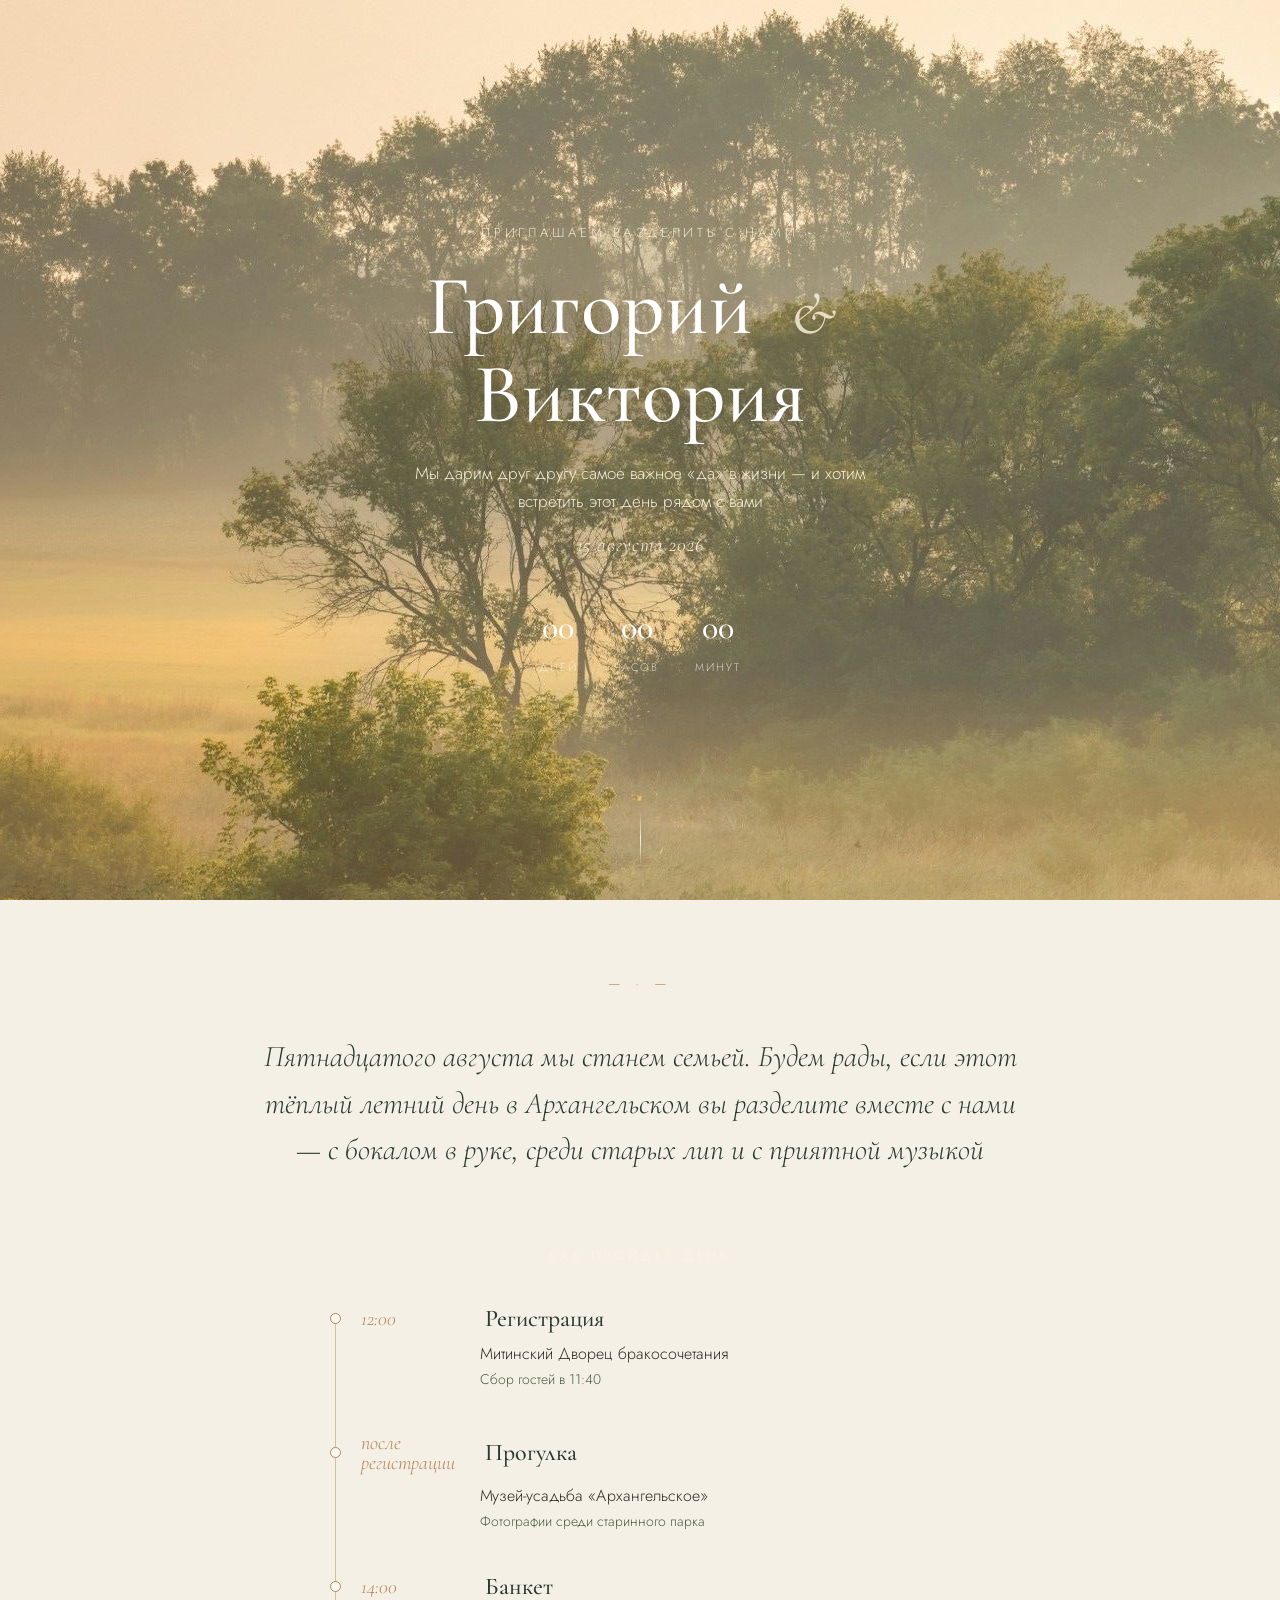
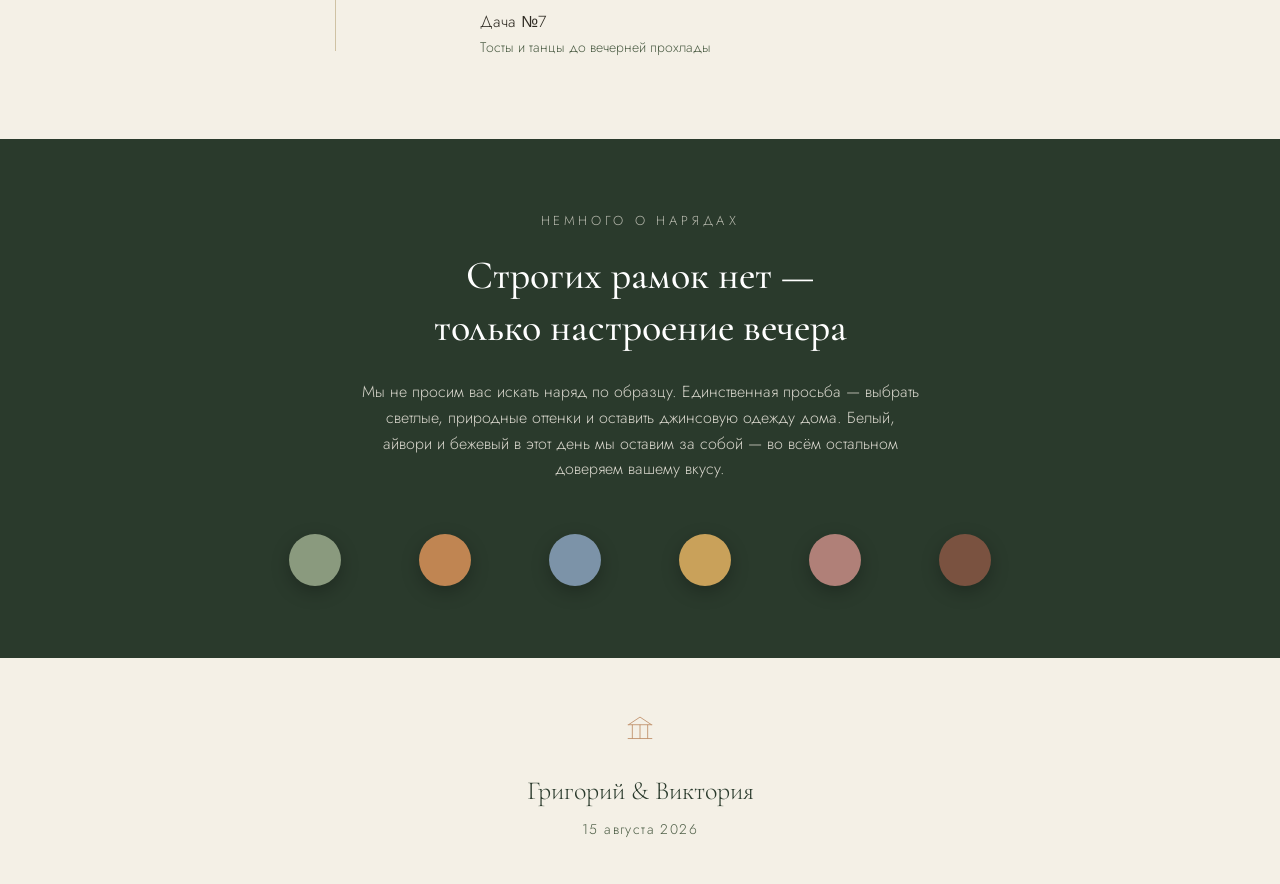
<file: index.html>
<!DOCTYPE html>
<html lang="ru">
<head>
<meta charset="UTF-8">
<meta name="viewport" content="width=device-width, initial-scale=1.0">
<title>Григорий и Виктория — 15 августа 2026</title>

<!-- Шрифты: Cormorant Garamond (заголовки) + Jost (текст) -->
<link rel="preconnect" href="https://fonts.googleapis.com">
<link rel="preconnect" href="https://fonts.gstatic.com" crossorigin>
<link href="https://fonts.googleapis.com/css2?family=Cormorant+Garamond:ital,wght@0,400;0,500;0,600;1,400;1,500&family=Jost:wght@300;400;500&display=swap" rel="stylesheet">

<link rel="stylesheet" href="style.css">
</head>
<body>

<!-- ======================================================================
     БЛОК НАСТРОЕК
     ----------------------------------------------------------------------
     Здесь собраны ВСЕ данные о свадьбе. Чтобы изменить любую информацию —
     просто отредактируйте текст между кавычками " ... " ниже.
     Ничего в HTML/CSS/JS трогать не нужно — сайт сам подставит новые
     значения на страницу при загрузке.

     ВАЖНО: не удаляйте кавычки и запятые в конце строк.
     ====================================================================== -->
<script>
  const WEDDING_CONFIG = {

    // ---------- ИМЕНА ----------
    groomName: "Григорий",
    brideName: "Виктория",

    // ---------- ДАТА СВАДЬБЫ ----------
    // dateForHumans — как дата будет показана текстом на сайте
    dateForHumans: "15 августа 2026",
    // dateISO — дата и время в формате ГГГГ-ММ-ДДTЧЧ:ММ:СС — нужна для
    // обратного отсчёта на главном экране. Возьмите время начала регистрации.
    dateISO: "2026-08-15T12:00:00",

    // ---------- РЕГИСТРАЦИЯ ----------
    registrationTime: "12:00",
    registrationPlace: "Митинский Дворец бракосочетания",
    registrationHall: "Сбор гостей в 11:40",

    // ---------- ПРОГУЛКА ----------
    walkTime: "после регистрации",
    walkPlace: "Музей-усадьба «Архангельское»",

    // ---------- БАНКЕТ ----------
    banquetTime: "14:00",
    banquetPlace: "Дача №7",

    // ---------- ТЕКСТ ПРИГЛАШЕНИЯ ----------
    // Короткий тёплый текст под именами на первом экране
    invitationIntro: "Мы дарим друг другу самое важное «да» в жизни — и хотим встретить этот день рядом с вами",

    // Текст-приглашение в отдельном блоке страницы
    invitationBody: "Пятнадцатого августа мы станем семьей. Будем рады, если этот тёплый летний день в Архангельском вы разделите вместе с нами — с бокалом в руке, среди старых лип и с приятной музыкой"

  };
</script>


<!-- ======================================================================
     ЭКРАН 1 — ГЛАВНЫЙ (HERO)
     ====================================================================== -->
<section class="hero" id="hero">

  <!-- Слои параллакса: небо, силуэт деревьев, колоннада усадьбы -->
  <div class="hero-parallax">

  </div>


  <div class="hero-content">
    <p class="eyebrow fade-in">Приглашаем разделить с нами</p>
    <h1 class="hero-names fade-in">
      <span id="js-groom-name">Григорий</span>
      <span class="hero-amp">&amp;</span>
      <span id="js-bride-name">Виктория</span>
    </h1>
    <p class="hero-invitation fade-in" id="js-invitation-intro"></p>
    <p class="hero-date fade-in" id="js-hero-date"></p>

    <!-- Обратный отсчёт до свадьбы -->
    <div class="countdown fade-in" id="js-countdown" aria-label="Обратный отсчёт до свадьбы">
      <div class="countdown-item">
        <span class="countdown-number" id="cd-days">00</span>
        <span class="countdown-label">дней</span>
      </div>
      <div class="countdown-item">
        <span class="countdown-number" id="cd-hours">00</span>
        <span class="countdown-label">часов</span>
      </div>
      <div class="countdown-item">
        <span class="countdown-number" id="cd-minutes">00</span>
        <span class="countdown-label">минут</span>
      </div>
    </div>
  </div>

  <button class="scroll-cue" id="js-scroll-cue" aria-label="Пролистать вниз">
    <span class="scroll-cue-line"></span>
  </button>
</section>


<!-- ======================================================================
     ЭКРАН 2 — ПРИГЛАШЕНИЕ (короткий тёплый текст)
     ====================================================================== -->
<section class="invitation">
  <div class="section-inner">
    <p class="section-divider fade-in" aria-hidden="true">— · —</p>
    <p class="invitation-text fade-in" id="js-invitation-body"></p>
  </div>
</section>


<!-- ======================================================================
     ЭКРАН 3 — ПРОГРАММА ДНЯ (Регистрация → Прогулка → Банкет)
     ====================================================================== -->
<section class="program" id="program">
  <div class="section-inner">
    <p class="eyebrow fade-in center">Как пройдёт день</p>

    <div class="timeline">

      <div class="timeline-item fade-in">
        <div class="timeline-row">
          <span class="timeline-dot"></span>
          <span class="timeline-time" id="js-registration-time">12:00</span>
          <h3 class="timeline-title">Регистрация</h3>
        </div>
        <div class="timeline-details">
          <p class="timeline-place" id="js-registration-place">Митинский Дворец бракосочетания</p>
          <p class="timeline-hall" id="js-registration-hall">Зеркальный зал</p>
        </div>
      </div>

      <div class="timeline-item fade-in">
        <div class="timeline-row">
          <span class="timeline-dot"></span>
          <span class="timeline-time" id="js-walk-time">Прогулка</span>
          <h3 class="timeline-title">Прогулка</h3>
        </div>
        <div class="timeline-details">
          <p class="timeline-place" id="js-walk-place">Музей-усадьба «Архангельское»</p>
          <p class="timeline-hall">Фотографии среди старинного парка</p>
        </div>
      </div>

      <div class="timeline-item fade-in">
        <div class="timeline-row">
          <span class="timeline-dot"></span>
          <span class="timeline-time" id="js-banquet-time">17:00</span>
          <h3 class="timeline-title">Банкет</h3>
        </div>
        <div class="timeline-details">
          <p class="timeline-place" id="js-banquet-place">Дача №7</p>
          <p class="timeline-hall">Тосты и танцы до вечерней прохлады</p>
        </div>
      </div>

    </div>
  </div>
</section>


<!-- ======================================================================
     ЭКРАН 4 — ДРЕСС-КОД
     ====================================================================== -->
<section class="dresscode">
  <div class="section-inner">
    <p class="eyebrow fade-in center">Немного о нарядах</p>
    <h2 class="dresscode-title fade-in">Строгих рамок нет —<br>только настроение вечера</h2>
    <p class="dresscode-text fade-in">
      Мы не просим вас искать наряд по образцу. Единственная просьба —
      выбрать светлые, природные оттенки и оставить джинсовую одежду
      дома. Белый, айвори и бежевый в этот день мы оставим за собой —
      во всём остальном доверяем вашему вкусу.
    </p>

    <div class="palette fade-in">
      <div class="swatch">
        <span class="swatch-circle" style="background:#8A9A7E"></span>
      </div>
      <div class="swatch">
        <span class="swatch-circle" style="background:#C08552"></span>
      </div>
      <div class="swatch">
        <span class="swatch-circle" style="background:#7C93A8"></span>
      </div>
      <div class="swatch">
        <span class="swatch-circle" style="background:#C9A15A"></span>
      </div>
      <div class="swatch">
        <span class="swatch-circle" style="background:#B08078"></span>
      </div>
      <div class="swatch">
        <span class="swatch-circle" style="background:#7A5240"></span>
      </div>
    </div>
  </div>
</section>


<!-- ======================================================================
     ФУТЕР — ЗАКРЫТИЕ
     ====================================================================== -->
<footer class="footer">
  <svg class="footer-icon" viewBox="0 0 120 40" xmlns="http://www.w3.org/2000/svg" aria-hidden="true">
    <polyline points="45,14 60,4 75,14" fill="none" stroke="currentColor" stroke-width="1"/>
    <line x1="44" y1="14" x2="76" y2="14" stroke="currentColor" stroke-width="1"/>
    <line x1="50" y1="14" x2="50" y2="32" stroke="currentColor" stroke-width="1"/>
    <line x1="60" y1="14" x2="60" y2="32" stroke="currentColor" stroke-width="1"/>
    <line x1="70" y1="14" x2="70" y2="32" stroke="currentColor" stroke-width="1"/>
    <line x1="44" y1="32" x2="76" y2="32" stroke="currentColor" stroke-width="1"/>
  </svg>
  <p class="footer-names">
    <span id="js-footer-groom">Григорий</span> &amp; <span id="js-footer-bride">Виктория</span>
  </p>
  <p class="footer-date" id="js-footer-date"></p>
</footer>

<script src="script.js"></script>
</body>
</html>
</file>
<file: style.css>
/* ==========================================================================
   НАСТРОЙКИ ВНЕШНЕГО ВИДА (цвета, шрифты, отступы)
   --------------------------------------------------------------------------
   Если захотите поменять оттенки сайта — меняйте только значения здесь,
   в блоке :root. Все остальные стили ссылаются на эти переменные.
   ========================================================================== */
:root {
  /* Цвета */
  --color-cream:      #F4F0E6;   /* фон страницы — тёплая бумага */
  --color-paper:       #FBF9F3;  /* фон карточек — светлее основного */
  --color-forest:      #2A3A2C;  /* глубокий зелёный — главный акцент */
  --color-forest-soft: #4C5D45;  /* мягкий зелёный — второстепенный текст */
  --color-clay:        #B9835A;  /* тёплая терракота — вечерний свет */
  --color-taupe:        #CFC2A4; /* линии, разделители */
  --color-charcoal:    #2E2A22;  /* основной текст */
  --color-white:        #FFFFFF;

  /* Шрифты */
  --font-display: 'Cormorant Garamond', Georgia, serif;
  --font-body: 'Jost', 'Segoe UI', sans-serif;

  /* Прочее */
  --max-width: 1120px;
  --transition-slow: 900ms cubic-bezier(.2,.7,.2,1);
}

/* ==========================================================================
   БАЗОВЫЕ СБРОСЫ
   ========================================================================== */
*, *::before, *::after { box-sizing: border-box; }

html {
  scroll-behavior: smooth;
}

body {
  margin: 0;
  background-color: var(--color-cream);
  color: var(--color-charcoal);
  font-family: var(--font-body);
  font-weight: 300;
  line-height: 1.6;
  -webkit-font-smoothing: antialiased;
  overflow-x: hidden;
}

h1, h2, h3 {
  font-family: var(--font-display);
  font-weight: 500;
  margin: 0;
  color: var(--color-forest);
}

p { margin: 0; }

.section-inner {
  max-width: var(--max-width);
  margin: 0 auto;
  padding: 0 32px;
}

/* Общие маленькие подписи над заголовками (эйебрау) */
.eyebrow {
  font-family: var(--font-body);
  font-size: 13px;
  letter-spacing: 0.28em;
  text-transform: uppercase;
  color: var(--color-forest-soft);
  margin-bottom: 18px;
}
.eyebrow.center { text-align: center; }

/* Декоративный текстовый разделитель "— · —" */
.section-divider {
  text-align: center;
  color: var(--color-clay);
  letter-spacing: 0.4em;
  font-size: 14px;
  margin-bottom: 40px;
}

/* ==========================================================================
   АНИМАЦИЯ ПОЯВЛЕНИЯ БЛОКОВ ПРИ ПРОКРУТКЕ
   --------------------------------------------------------------------------
   Изначально элемент чуть смещён вниз и прозрачен. JS добавляет класс
   .is-visible, когда блок появляется в зоне видимости — тогда он плавно
   проявляется и встаёт на место.
   ========================================================================== */
.fade-in {
  opacity: 0;
  transform: translateY(28px);
  transition: opacity var(--transition-slow), transform var(--transition-slow);
}
.fade-in.is-visible {
  opacity: 1;
  transform: translateY(0);
}

@media (prefers-reduced-motion: reduce) {
  html { scroll-behavior: auto; }
  .fade-in {
    opacity: 1;
    transform: none;
    transition: none;
  }
}

/* ==========================================================================
   ЭКРАН 1 — HERO
   ========================================================================== */
.hero {
  position: relative;
  height: 100vh;
  min-height: 620px;
  display: flex;
  align-items: center;
  justify-content: center;
  overflow: hidden;
  color: var(--color-white);
  text-align: center;

}

/* Слои параллакса: сдвигаются с разной скоростью через JS (transform) */
.hero-parallax {
  position: absolute;
  inset: 0;
  z-index: 0;
    background-image: url("IMG_5934.JPG");
  object-fit: contain;
  background-repeat: no-repeat;
}

.hero-layer {
  position: absolute;
  inset: -10% -10% -10% -10%; /* небольшой запас, чтобы при сдвиге не было пустот */
}

.hero-layer--sky {
  background: linear-gradient(
    to bottom,
    #23301F 0%,
    #3E4E33 28%,
    #7C6A46 55%,
    #C79A63 75%,
    #E9D2A6 100%
  );
}

.hero-layer--glow {
  background: radial-gradient(circle at 50% 78%, rgba(255, 224, 168, 0.55) 0%, rgba(255, 224, 168, 0) 45%);
}

.hero-layer--trees {
  background:
    radial-gradient(ellipse 220px 260px at 8% 95%, rgba(20, 26, 16, 0.55), transparent 70%),
    radial-gradient(ellipse 260px 300px at 96% 92%, rgba(20, 26, 16, 0.5), transparent 70%);
}

.hero-colonnade {
  position: absolute;
  left: 0;
  right: 0;
  bottom: 0;
  width: 100%;
  height: 34vh;
  min-height: 200px;
  color: rgba(255, 246, 227, 0.55);
  z-index: 1;
  pointer-events: none;
}

.hero-content {
  position: relative;
  z-index: 2;
  padding: 0 24px;
  max-width: 760px;
  
}

.eyebrow.fade-in { color: rgba(255, 246, 227, 0.85); }

.hero-names {
  font-size: clamp(42px, 8vw, 84px);
  line-height: 1.05;
  letter-spacing: 0.01em;
  color: var(--color-white);
  text-shadow: 0 2px 24px rgba(0,0,0,0.18);
}

.hero-amp {
  display: inline-block;
  margin: 0 18px;
  font-style: italic;
  color: rgba(255, 246, 227, 0.8);
  font-size: 0.7em;
}

.hero-invitation {
  margin-top: 22px;
  font-size: 17px;
  font-weight: 300;
  color: rgba(255, 246, 227, 0.92);
  max-width: 520px;
  margin-left: auto;
  margin-right: auto;
}

.hero-date {
  margin-top: 14px;
  font-family: var(--font-display);
  font-style: italic;
  font-size: 20px;
  letter-spacing: 0.04em;
  color: rgba(255, 246, 227, 0.95);
}

/* Обратный отсчёт */
.countdown {
  margin-top: 40px;
  display: flex;
  justify-content: center;
  gap: 36px;
}

.countdown-item {
  display: flex;
  flex-direction: column;
  align-items: center;
}

.countdown-number {
  font-family: var(--font-display);
  font-size: 34px;
  font-weight: 500;
  color: var(--color-white);
}

.countdown-label {
  margin-top: 4px;
  font-size: 11px;
  letter-spacing: 0.18em;
  text-transform: uppercase;
  color: rgba(255, 246, 227, 0.75);
}

/* Кнопка-подсказка "листайте вниз" */
.scroll-cue {
  position: absolute;
  bottom: 34px;
  left: 50%;
  transform: translateX(-50%);
  z-index: 2;
  background: none;
  border: none;
  cursor: pointer;
  width: 34px;
  height: 54px;
  padding: 0;
}

.scroll-cue-line {
  display: block;
  width: 1px;
  height: 100%;
  margin: 0 auto;
  background: linear-gradient(to bottom, rgba(255,255,255,0) 0%, rgba(255,255,255,0.85) 50%, rgba(255,255,255,0) 100%);
  animation: scrollCueMove 2.2s ease-in-out infinite;
}

@keyframes scrollCueMove {
  0%   { transform: translateY(-14px); opacity: 0; }
  40%  { opacity: 1; }
  100% { transform: translateY(14px); opacity: 0; }
}

/* ==========================================================================
   ЭКРАН 2 — ПРИГЛАШЕНИЕ
   ========================================================================== */
.invitation {
  padding: 72px 0;
  background: var(--color-cream);
  text-align: center;
}

.invitation-text {
  font-family: var(--font-display);
  font-style: italic;
  font-size: clamp(22px, 3vw, 30px);
  line-height: 1.55;
  color: var(--color-forest);
  max-width: 760px;
  margin: 0 auto;
}

/* ==========================================================================
   ЭКРАН 3 — ПРОГРАММА ДНЯ
   ========================================================================== */
.program {
  padding: 0 0 80px;
  background: var(--color-cream);
}

.timeline {
  position: relative;
  max-width: 620px;
  margin: 40px auto 0;
}

/* Вертикальная линия программы дня — проходит через центр кружков */
.timeline::before {
  content: "";
  position: absolute;
  top: 8px;
  bottom: 8px;
  left: 5px;
  width: 1px;
  background: var(--color-taupe);
}

.timeline-item {
  position: relative;
  padding-bottom: 42px;
}

.timeline-item:last-child { padding-bottom: 0; }

/* Строка "кружок — время — заголовок": все три элемента выровнены
   по вертикальному центру через flex, поэтому всегда стоят на одной линии,
   независимо от размера шрифта. */
.timeline-row {
  display: flex;
  align-items: center;
  gap: 20px;
}

.timeline-dot {
  flex-shrink: 0;
  width: 11px;
  height: 11px;
  border-radius: 50%;
  background: var(--color-paper);
  border: 1.5px solid var(--color-clay);
}

.timeline-time {
  flex-shrink: 0;
  width: 84px;
  font-family: var(--font-display);
  font-size: 20px;
  font-style: italic;
  color: var(--color-clay);
  line-height: 1;
}

.timeline-title {
  font-size: 24px;
  line-height: 1;
  padding-left: 20px;
}

/* Доп. текст (место, зал) — отступ слева, чтобы начинаться под заголовком */
.timeline-details {
  margin-top: 10px;
  padding-left: 150px; /* кружок (11) + отступ (20) + время (84) */
}

.timeline-place {
  font-size: 16px;
  color: var(--color-charcoal);
}

.timeline-hall {
  font-size: 14px;
  color: var(--color-forest-soft);
  margin-top: 2px;
}

/* ==========================================================================
   ЭКРАН 4 — ДРЕСС-КОД
   ========================================================================== */
.dresscode {
  padding: 72px 0;
  background: var(--color-forest);
  color: var(--color-cream);
  text-align: center;
}

.dresscode .eyebrow { color: rgba(244, 240, 230, 0.7); }

.dresscode-title {
  color: var(--color-white);
  font-size: clamp(28px, 4vw, 40px);
  line-height: 1.3;
  max-width: 620px;
  margin: 0 auto;
}

.dresscode-text {
  margin: 26px auto 0;
  max-width: 560px;
  font-size: 16px;
  color: rgba(244, 240, 230, 0.85);
}

.palette {
  margin-top: 52px;
  display: flex;
  justify-content: center;
  flex-wrap: wrap;
  gap: 30px 34px;
}

.swatch {
  display: flex;
  flex-direction: column;
  align-items: center;
  gap: 10px;
  width: 96px;
}

.swatch-circle {
  width: 52px;
  height: 52px;
  border-radius: 50%;
  box-shadow: 0 6px 18px rgba(0,0,0,0.25);
  transition: transform 400ms ease;
}

.swatch:hover .swatch-circle {
  transform: translateY(-4px);
}

.swatch-name {
  font-size: 12px;
  letter-spacing: 0.05em;
  color: rgba(244, 240, 230, 0.85);
}

/* ==========================================================================
   ФУТЕР
   ========================================================================== */
.footer {
  padding: 56px 24px 44px;
  text-align: center;
  background: var(--color-cream);
}

.footer-icon {
  width: 92px;
  height: auto;
  color: var(--color-clay);
  margin-bottom: 18px;
}

.footer-names {
  font-family: var(--font-display);
  font-size: 26px;
  color: var(--color-forest);
}

.footer-date {
  margin-top: 6px;
  font-size: 14px;
  letter-spacing: 0.1em;
  color: var(--color-forest-soft);
}

.footer-note {
  margin-top: 18px;
  font-family: var(--font-display);
  font-style: italic;
  font-size: 16px;
  color: var(--color-forest-soft);
}

/* ==========================================================================
   АДАПТИВНОСТЬ — ПЛАНШЕТ
   ========================================================================== */
@media (max-width: 860px) {
  .invitation { padding: 56px 0; }
  .program { padding: 0 0 64px; }
  .dresscode { padding: 56px 0; }
}

/* ==========================================================================
   АДАПТИВНОСТЬ — СМАРТФОН
   ========================================================================== */
@media (max-width: 560px) {
  .section-inner { padding: 0 22px; }

  .hero-names { font-size: 44px; }
  .hero-amp { margin: 0 10px; }
  .hero-invitation { font-size: 15px; }
  .countdown { gap: 22px; }
  .countdown-number { font-size: 26px; }

  .invitation { padding: 48px 0; }
  .invitation-text { font-size: 20px; }

  .program { padding: 0 0 56px; }
  .timeline::before { left: 4px; }
  .timeline-row { gap: 12px; }
  .timeline-time { width: 56px; font-size: 15px; }
  .timeline-title { font-size: 19px; }
  .timeline-details { padding-left: 80px; margin-top: 6px; }

  .dresscode { padding: 48px 0; }
  .dresscode-title { font-size: 26px; }
  .swatch { width: 78px; }
  .swatch-circle { width: 44px; height: 44px; }

  .footer { padding: 44px 20px 36px; }
}
</file>
